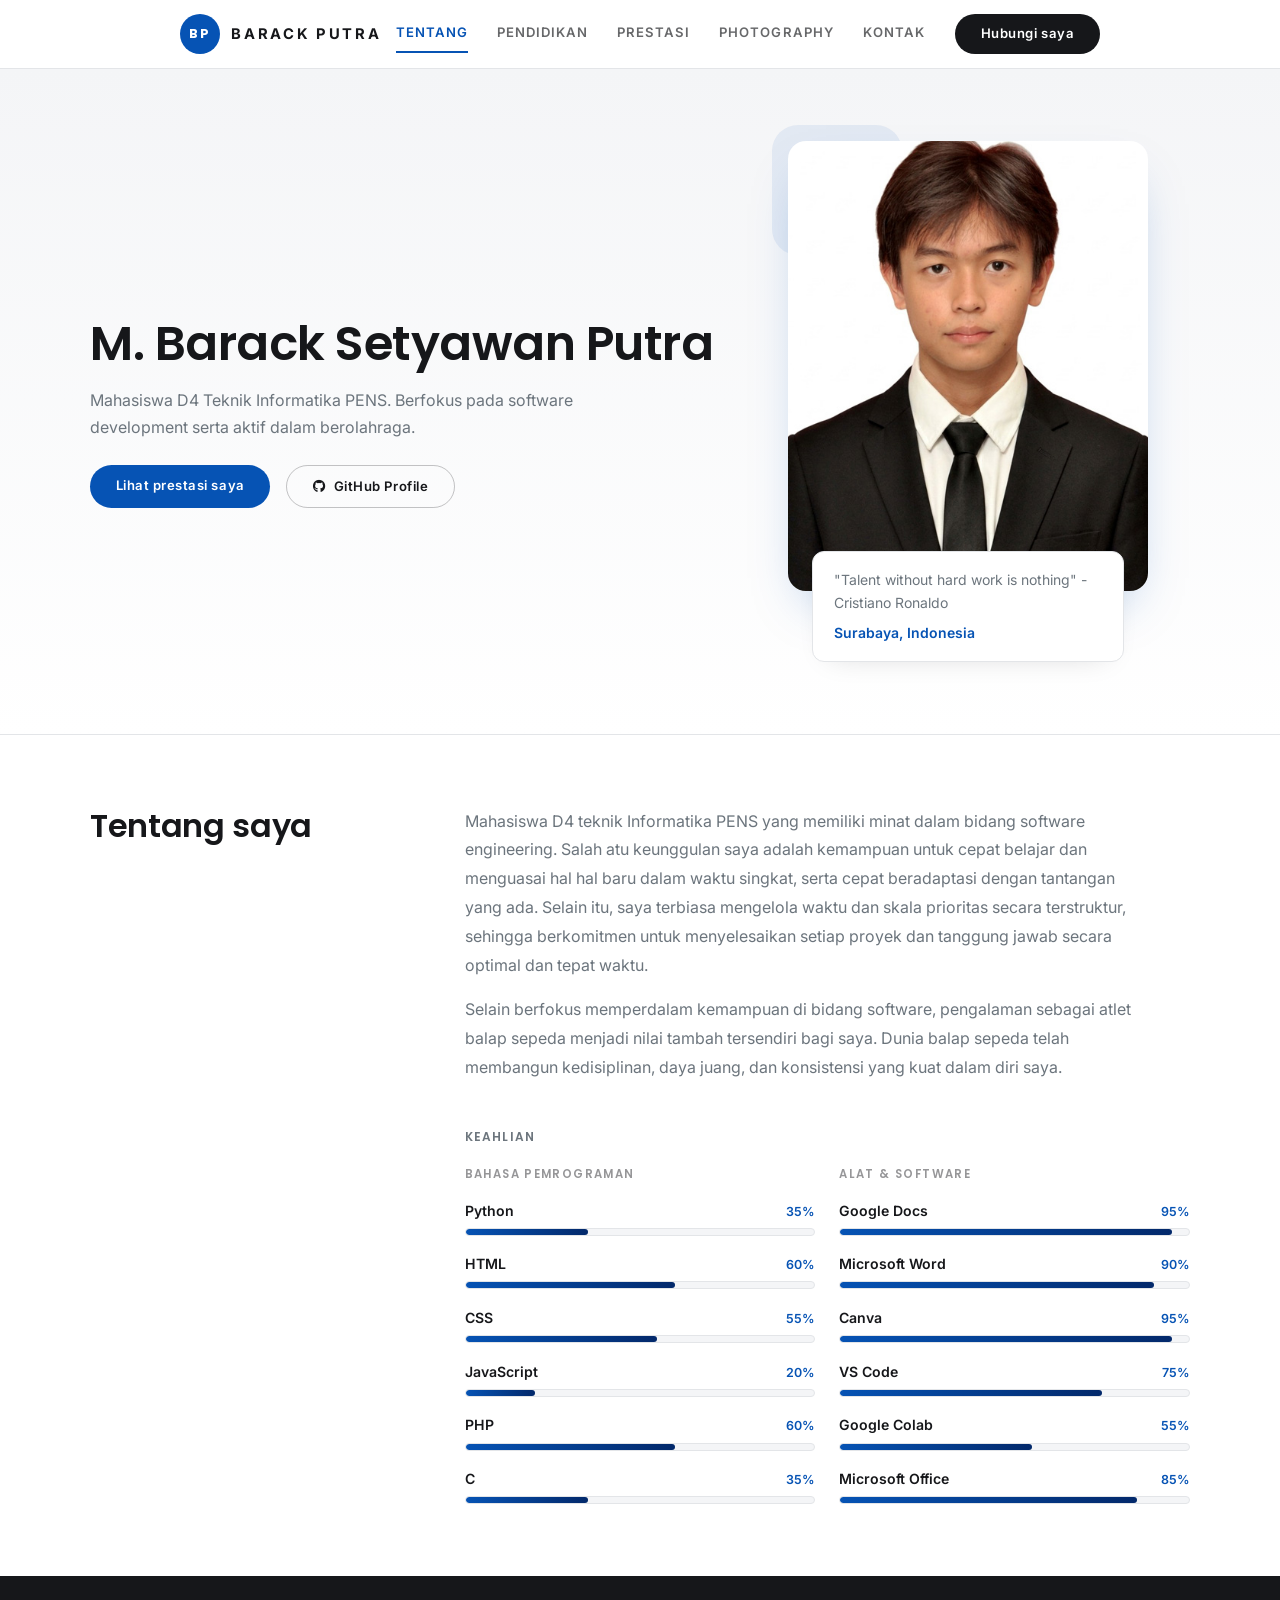
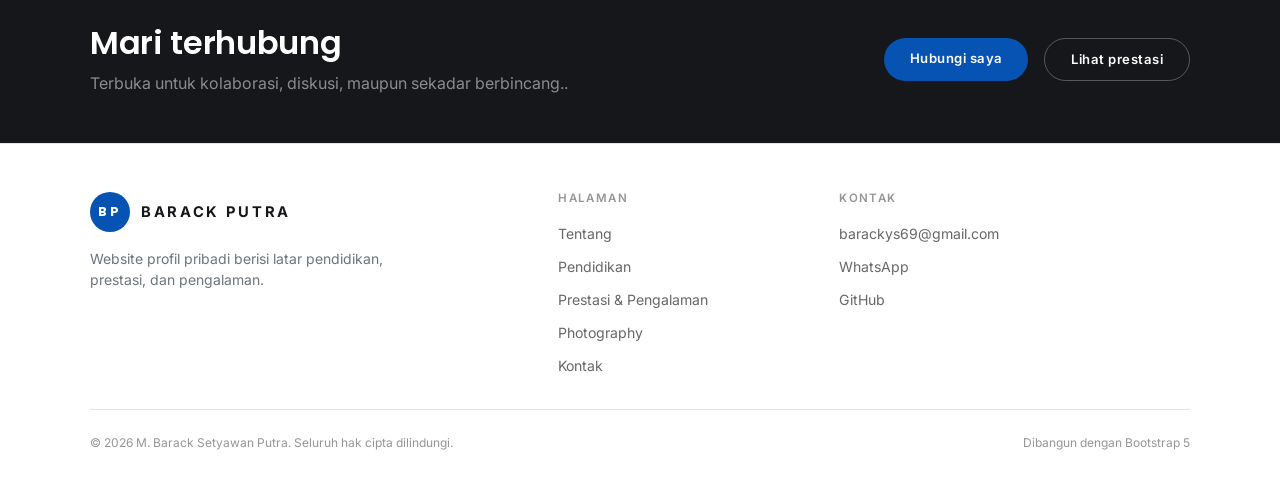
<file: index.html>
<!DOCTYPE html>
<html lang="id">
<head>
<meta charset="UTF-8">
<meta name="viewport" content="width=device-width, initial-scale=1.0">
<title>M. Barack Setyawan Putra — Portfolio</title>

<!-- Bootstrap 5 -->
<link href="https://cdn.jsdelivr.net/npm/bootstrap@5.3.3/dist/css/bootstrap.min.css" rel="stylesheet">
<!-- Font Awesome -->
<link rel="stylesheet" href="https://cdnjs.cloudflare.com/ajax/libs/font-awesome/6.4.0/css/all.min.css">
<!-- Google Fonts -->
<link rel="preconnect" href="https://fonts.googleapis.com">
<link rel="preconnect" href="https://fonts.gstatic.com" crossorigin>
<link href="https://fonts.googleapis.com/css2?family=Inter:wght@400;500;600;700&family=Poppins:wght@600;700&display=swap" rel="stylesheet">
<!-- CSS kustom -->
<link rel="stylesheet" href="css/style.css">
</head>
<body>

<!-- ================= NAVBAR ================= -->
<nav class="navbar navbar-expand-lg site-navbar sticky-top">
  <div class="container-custom d-flex align-items-center justify-content-between">

    <a class="site-brand" href="index.html">
      <span class="brand-badge">BP</span>
      <span class="d-none d-sm-inline">BARACK PUTRA</span>
    </a>

    <div class="d-none d-lg-flex align-items-center">
      <ul class="navbar-nav flex-row">
        <li class="nav-item"><a class="nav-link active" href="index.html">TENTANG</a></li>
        <li class="nav-item"><a class="nav-link" href="education.html">PENDIDIKAN</a></li>
        <li class="nav-item"><a class="nav-link" href="achievements.html">PRESTASI</a></li>
        <li class="nav-item"><a class="nav-link" href="gallery.html">PHOTOGRAPHY</a></li>
        <li class="nav-item"><a class="nav-link" href="contact.html">KONTAK</a></li>
      </ul>
      <a href="contact.html" class="btn-dark ms-3">Hubungi saya</a>
    </div>

    <button class="btn btn-outline d-lg-none" type="button" data-bs-toggle="offcanvas" data-bs-target="#navMobile" aria-controls="navMobile" aria-label="Buka menu">
      <i class="fas fa-bars"></i>
    </button>
  </div>
</nav>

<!-- Menu mobile -->
<div class="offcanvas offcanvas-end mobile-menu" tabindex="-1" id="navMobile">
  <div class="offcanvas-header">
    <span class="site-brand"><span class="brand-badge">BP</span> BARACK PUTRA</span>
    <button type="button" class="btn-close" data-bs-dismiss="offcanvas" aria-label="Tutup"></button>
  </div>
  <div class="offcanvas-body">
    <ul class="navbar-nav">
      <li class="nav-item"><a class="nav-link active" href="index.html">Tentang</a></li>
      <li class="nav-item"><a class="nav-link" href="education.html">Pendidikan</a></li>
      <li class="nav-item"><a class="nav-link" href="achievements.html">Prestasi &amp; Pengalaman</a></li>
      <li class="nav-item"><a class="nav-link" href="gallery.html">Photography</a></li>
      <li class="nav-item"><a class="nav-link" href="contact.html">Kontak</a></li>
    </ul>
    <a href="contact.html" class="btn-dark w-100 text-center mt-3 d-block">Hubungi saya</a>
  </div>
</div>

<main>

  <!-- ================= HERO ================= -->
  <section class="hero-section">
    <div class="container-custom section-py">
      <div class="row align-items-center gy-5">

        <div class="col-lg-7 order-2 order-lg-1">
          

          <h1 class="mt-4 display-5 fw-semibold" style="line-height:1.1;">
            M. Barack Setyawan Putra
          </h1>

          <p class="mt-3 text-secondary" style="max-width:34rem; line-height:1.7;">
            Mahasiswa D4 Teknik Informatika PENS. Berfokus pada software development serta aktif dalam berolahraga.
          </p>

          <div class="d-flex flex-wrap gap-3 mt-4">
            <a href="achievements.html" class="btn-accent">Lihat prestasi saya</a>
            <a href="https://github.com/barack-putra" target="_blank" rel="noopener noreferrer" class="btn-outline">
              <i class="fab fa-github me-1"></i> GitHub Profile
            </a>
          </div>

        </div>

        <div class="col-lg-5 order-1 order-lg-2">
          <div class="hero-photo-wrap mx-auto" style="max-width:360px;">
            <img src="img/profil.jpg" alt="Foto M. Barack Setyawan Putra" class="hero-photo">
            <div class="hero-quote">
              <p class="mb-2 small text-secondary" style="line-height:1.6;">
                "Talent without hard work is nothing" - Cristiano Ronaldo
              </p>
              <p class="mb-0 small fw-semibold text-blue">Surabaya, Indonesia</p>
            </div>
          </div>
        </div>

      </div>
    </div>
  </section>

  <!-- ================= TENTANG SAYA ================= -->
  <section class="container-custom section-py">
    <div class="row gy-5">

      <div class="col-lg-4">
        <h2 class="fs-2 fw-semibold">Tentang saya</h2>
      </div>

      <div class="col-lg-8">
        <p class="text-secondary" style="line-height:1.8; max-width:42rem;">
          Mahasiswa D4 teknik Informatika PENS yang memiliki minat dalam bidang software engineering. 
          Salah atu keunggulan saya adalah kemampuan untuk cepat belajar dan menguasai hal hal baru dalam waktu singkat, serta
          cepat beradaptasi dengan tantangan yang ada. Selain itu, saya terbiasa mengelola waktu dan skala prioritas
          secara terstruktur, sehingga berkomitmen untuk menyelesaikan setiap proyek dan tanggung jawab secara optimal dan tepat waktu.
        </p>
        <p class="text-secondary mt-3" style="line-height:1.8; max-width:42rem;">
          Selain berfokus memperdalam kemampuan di bidang software, pengalaman sebagai atlet balap sepeda 
          menjadi nilai tambah tersendiri bagi saya. Dunia balap sepeda telah membangun kedisiplinan, daya juang, dan konsistensi yang kuat dalam diri saya.  
        </p>

        <div class="mt-5">
  <h3 class="text-uppercase fs-6 fw-semibold text-secondary mb-4" style="letter-spacing:.1em; font-size:.75rem !important;">Keahlian</h3>

  <div class="row g-4">

    <!-- Bahasa Pemrograman -->
    <div class="col-md-6">
      <div class="skill-group">
        <h4>Bahasa Pemrograman</h4>

        <div class="skill-item">
          <div class="skill-item-head"><span class="skill-name">Python</span><span class="skill-pct">35%</span></div>
          <div class="skill-bar-track"><div class="skill-bar-fill" style="width:35%;"></div></div>
        </div>

        <div class="skill-item">
          <div class="skill-item-head"><span class="skill-name">HTML</span><span class="skill-pct">60%</span></div>
          <div class="skill-bar-track"><div class="skill-bar-fill" style="width:60%;"></div></div>
        </div>

        <div class="skill-item">
          <div class="skill-item-head"><span class="skill-name">CSS</span><span class="skill-pct">55%</span></div>
          <div class="skill-bar-track"><div class="skill-bar-fill" style="width:55%;"></div></div>
        </div>

        <div class="skill-item">
          <div class="skill-item-head"><span class="skill-name">JavaScript</span><span class="skill-pct">20%</span></div>
          <div class="skill-bar-track"><div class="skill-bar-fill" style="width:20%;"></div></div>
        </div>

        <div class="skill-item">
          <div class="skill-item-head"><span class="skill-name">PHP</span><span class="skill-pct">60%</span></div>
          <div class="skill-bar-track"><div class="skill-bar-fill" style="width:60%;"></div></div>
        </div>

        <div class="skill-item">
          <div class="skill-item-head"><span class="skill-name">C</span><span class="skill-pct">35%</span></div>
          <div class="skill-bar-track"><div class="skill-bar-fill" style="width:35%;"></div></div>
        </div>
      </div>
    </div>

    <!-- Alat & Software -->
    <div class="col-md-6">
      <div class="skill-group">
        <h4>Alat &amp; Software</h4>

        <div class="skill-item">
          <div class="skill-item-head"><span class="skill-name">Google Docs</span><span class="skill-pct">95%</span></div>
          <div class="skill-bar-track"><div class="skill-bar-fill" style="width:95%;"></div></div>
        </div>

        <div class="skill-item">
          <div class="skill-item-head"><span class="skill-name">Microsoft Word</span><span class="skill-pct">90%</span></div>
          <div class="skill-bar-track"><div class="skill-bar-fill" style="width:90%;"></div></div>
        </div>

        <div class="skill-item">
          <div class="skill-item-head"><span class="skill-name">Canva</span><span class="skill-pct">95%</span></div>
          <div class="skill-bar-track"><div class="skill-bar-fill" style="width:95%;"></div></div>
        </div>

        <div class="skill-item">
          <div class="skill-item-head"><span class="skill-name">VS Code</span><span class="skill-pct">75%</span></div>
          <div class="skill-bar-track"><div class="skill-bar-fill" style="width:75%;"></div></div>
        </div>

        <div class="skill-item">
          <div class="skill-item-head"><span class="skill-name">Google Colab</span><span class="skill-pct">55%</span></div>
          <div class="skill-bar-track"><div class="skill-bar-fill" style="width:55%;"></div></div>
        </div>

        <div class="skill-item">
          <div class="skill-item-head"><span class="skill-name">Microsoft Office</span><span class="skill-pct">85%</span></div>
          <div class="skill-bar-track"><div class="skill-bar-fill" style="width:85%;"></div></div>
        </div>
      </div>
    </div>

  </div>
</div>

    </div>
  </section>

  <!-- ================= CTA ================= -->
  <section class="cta-dark">
    <div class="container-custom section-py py-5">
      <div class="row align-items-center gy-4">
        <div class="col-lg-8">
          <h2 class="fs-2 fw-semibold text-white mb-2">Mari terhubung</h2>
          <p class="text-white-50 mb-0" style="max-width:34rem;">
            Terbuka untuk kolaborasi, diskusi, maupun sekadar berbincang..
        </div>
        <div class="col-lg-4 d-flex flex-wrap gap-3 justify-content-lg-end">
          <a href="contact.html" class="btn-accent">Hubungi saya</a>
          <a href="achievements.html" class="btn-outline">Lihat prestasi</a>
        </div>
      </div>
    </div>
  </section>

</main>

<!-- ================= FOOTER ================= -->
<footer class="site-footer">
  <div class="container-custom py-5">
    <div class="row gy-4">

      <div class="col-md-5">
        <div class="site-brand mb-3">
          <span class="brand-badge">BP</span>
          <span>BARACK PUTRA</span>
        </div>
        <p class="text-secondary small" style="max-width:22rem;">
          Website profil pribadi berisi latar pendidikan, prestasi, dan
          pengalaman.
        </p>
      </div>

      <div class="col-6 col-md-3">
        <h6>HALAMAN</h6>
        <ul class="mt-3">
          <li><a href="index.html">Tentang</a></li>
          <li><a href="education.html">Pendidikan</a></li>
          <li><a href="achievements.html">Prestasi &amp; Pengalaman</a></li>
          <li><a href="gallery.html">Photography</a></li>
          <li><a href="contact.html">Kontak</a></li>
        </ul>
      </div>

      <div class="col-6 col-md-4">
        <h6>KONTAK</h6>
        <ul class="mt-3">
          <li><a href="mailto:barackys69@gmail.com">barackys69@gmail.com</a></li>
          <li><a href="https://wa.me/628111367047" target="_blank" rel="noopener noreferrer">WhatsApp</a></li>
          <li><a href="https://github.com/barack-putra" target="_blank" rel="noopener noreferrer">GitHub</a></li>
        </ul>
      </div>

    </div>

    <div class="footer-bottom d-flex flex-column flex-sm-row justify-content-between gap-2 pt-4 mt-4">
      <span>© 2026 M. Barack Setyawan Putra. Seluruh hak cipta dilindungi.</span>
      <span>Dibangun dengan Bootstrap 5</span>
    </div>
  </div>
</footer>

<script src="https://cdn.jsdelivr.net/npm/bootstrap@5.3.3/dist/js/bootstrap.bundle.min.js"></script>
</body>
</html>
</file>
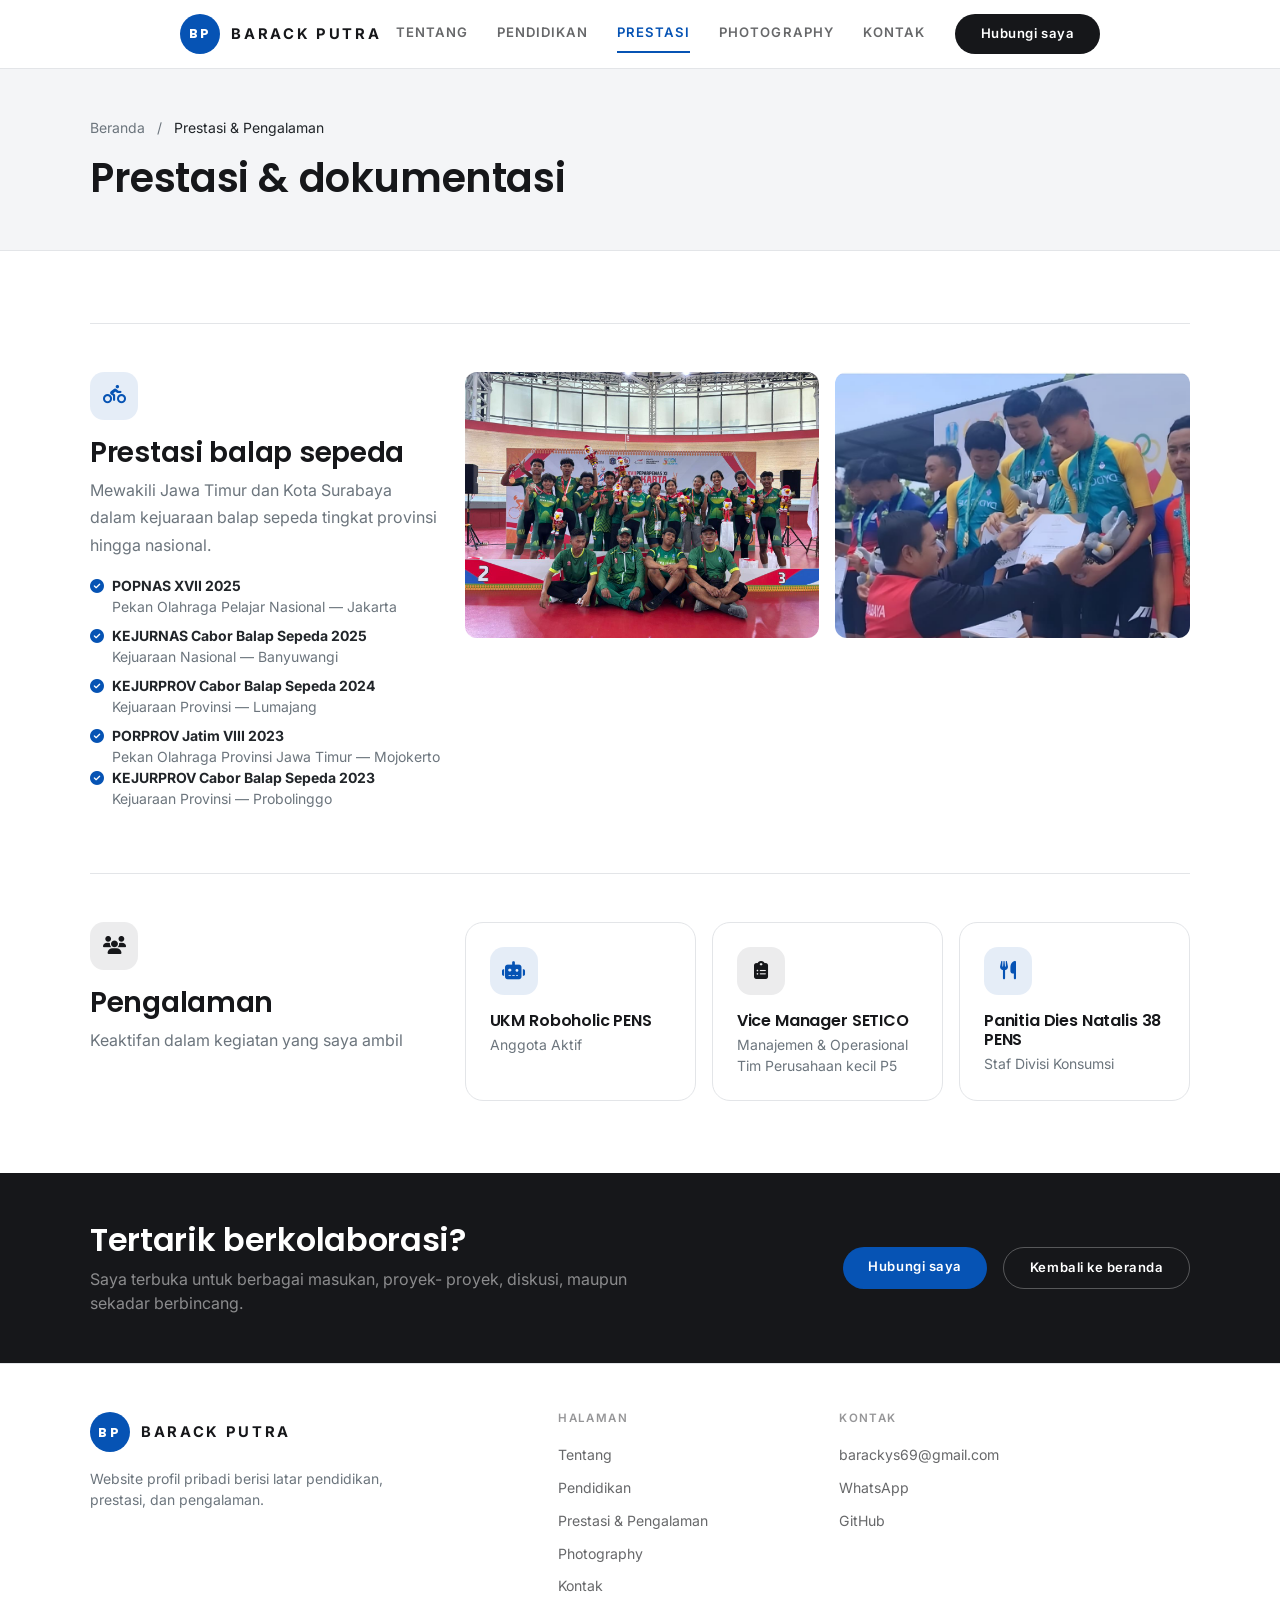
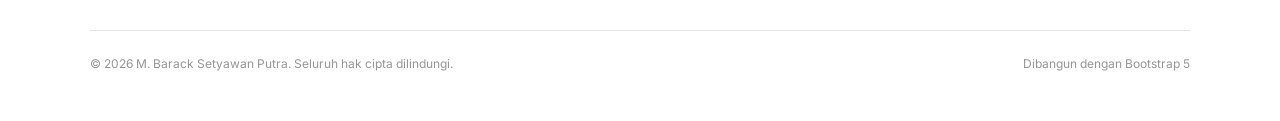
<file: achievements.html>
<!DOCTYPE html>
<html lang="id">
<head>
<meta charset="UTF-8">
<meta name="viewport" content="width=device-width, initial-scale=1.0">
<title>Prestasi &amp; Pengalaman — M. Barack Setyawan Putra</title>

<link href="https://cdn.jsdelivr.net/npm/bootstrap@5.3.3/dist/css/bootstrap.min.css" rel="stylesheet">
<link rel="stylesheet" href="https://cdnjs.cloudflare.com/ajax/libs/font-awesome/6.4.0/css/all.min.css">
<link rel="preconnect" href="https://fonts.googleapis.com">
<link rel="preconnect" href="https://fonts.gstatic.com" crossorigin>
<link href="https://fonts.googleapis.com/css2?family=Inter:wght@400;500;600;700&family=Poppins:wght@600;700&display=swap" rel="stylesheet">
<link rel="stylesheet" href="css/style.css">
</head>
<body>

<!-- ================= NAVBAR ================= -->
<nav class="navbar navbar-expand-lg site-navbar sticky-top">
  <div class="container-custom d-flex align-items-center justify-content-between">

    <a class="site-brand" href="index.html">
      <span class="brand-badge">BP</span>
      <span class="d-none d-sm-inline">BARACK PUTRA</span>
    </a>

    <div class="d-none d-lg-flex align-items-center">
      <ul class="navbar-nav flex-row">
        <li class="nav-item"><a class="nav-link" href="index.html">TENTANG</a></li>
        <li class="nav-item"><a class="nav-link" href="education.html">PENDIDIKAN</a></li>
        <li class="nav-item"><a class="nav-link active" href="achievements.html">PRESTASI</a></li>
        <li class="nav-item"><a class="nav-link" href="gallery.html">PHOTOGRAPHY</a></li>
        <li class="nav-item"><a class="nav-link" href="contact.html">KONTAK</a></li>
      </ul>
      <a href="contact.html" class="btn-dark ms-3">Hubungi saya</a>
    </div>

    <button class="btn btn-outline d-lg-none" type="button" data-bs-toggle="offcanvas" data-bs-target="#navMobile" aria-controls="navMobile" aria-label="Buka menu">
      <i class="fas fa-bars"></i>
    </button>
  </div>
</nav>

<div class="offcanvas offcanvas-end mobile-menu" tabindex="-1" id="navMobile">
  <div class="offcanvas-header">
    <span class="site-brand"><span class="brand-badge">BP</span> BARACK PUTRA</span>
    <button type="button" class="btn-close" data-bs-dismiss="offcanvas" aria-label="Tutup"></button>
  </div>
  <div class="offcanvas-body">
    <ul class="navbar-nav">
      <li class="nav-item"><a class="nav-link" href="index.html">Tentang</a></li>
      <li class="nav-item"><a class="nav-link" href="education.html">Pendidikan</a></li>
      <li class="nav-item"><a class="nav-link active" href="achievements.html">Prestasi &amp; Pengalaman</a></li>
      <li class="nav-item"><a class="nav-link" href="gallery.html">Photography</a></li>
      <li class="nav-item"><a class="nav-link" href="contact.html">Kontak</a></li>
    </ul>
    <a href="contact.html" class="btn-dark w-100 text-center mt-3 d-block">Hubungi saya</a>
  </div>
</div>

<main>

  <!-- ================= HEADER HALAMAN ================= -->
  <section class="bg-smoke border-bottom" style="border-color:var(--line) !important;">
    <div class="container-custom section-py py-5">
      <nav class="small text-secondary mb-3">
        <a href="index.html" class="text-secondary">Beranda</a>
        <span class="mx-2">/</span>
        <span class="text-dark">Prestasi &amp; Pengalaman</span>
      </nav>
      <h1 class="display-6 fw-semibold" style="max-width:38rem;">Prestasi &amp; dokumentasi</h1>
    </div>
  </section>

  <!-- ================= PRESTASI ================= -->
  <section class="container-custom section-py">
    <div class="d-flex flex-column gap-5">

      <!-- Prestasi Balap Sepeda -->
      <article class="border-top pt-5" style="border-color:var(--line) !important;">
        <div class="row gy-4">

          <div class="col-lg-4">
            <div class="icon-badge mb-3"><i class="fas fa-person-biking"></i></div>
            <h2 class="fs-3 fw-semibold mt-3">Prestasi balap sepeda</h2>
            <p class="text-secondary mt-2" style="line-height:1.7;">
              Mewakili Jawa Timur dan Kota Surabaya dalam kejuaraan balap sepeda tingkat
              provinsi hingga nasional.
            </p>
            <ul class="list-unstyled mt-3 small">
              <li class="d-flex gap-2 mb-2">
                <i class="fas fa-check-circle text-blue mt-1"></i>
                <span><strong class="text-dark d-block">POPNAS XVII 2025</strong>
                <span class="text-secondary">Pekan Olahraga Pelajar Nasional — Jakarta</span></span>
              </li>
              <li class="d-flex gap-2 mb-2">
                <i class="fas fa-check-circle text-blue mt-1"></i>
                <span><strong class="text-dark d-block">KEJURNAS Cabor Balap Sepeda 2025</strong>
                <span class="text-secondary">Kejuaraan Nasional — Banyuwangi</span></span>
              </li>
              <li class="d-flex gap-2 mb-2">
                <i class="fas fa-check-circle text-blue mt-1"></i>
                <span><strong class="text-dark d-block">KEJURPROV Cabor Balap Sepeda 2024</strong>
                <span class="text-secondary">Kejuaraan Provinsi — Lumajang</span></span>
              </li>
              <li class="d-flex gap-2">
                <i class="fas fa-check-circle text-blue mt-1"></i>
                <span><strong class="text-dark d-block">PORPROV Jatim VIII  2023</strong>
                <span class="text-secondary">Pekan Olahraga Provinsi Jawa Timur — Mojokerto</span></span>
              </li>
              <li class="d-flex gap-2">
                <i class="fas fa-check-circle text-blue mt-1"></i>
                <span><strong class="text-dark d-block">KEJURPROV Cabor Balap Sepeda 2023</strong>
                <span class="text-secondary">Kejuaraan Provinsi — Probolinggo</span></span>
              </li>
            </ul>
          </div>

          <div class="col-lg-8">
            <div class="row g-3">
              <div class="col-12 col-sm-6">
                <figure class="photo-card m-0" style="aspect-ratio:4/3;">
                  <img src="img/popnas.jpg" alt="Tim balap sepeda Jawa Timur di POPNAS XVII 2025" loading="lazy">
                  <figcaption>Tim Jawa Timur, POPNAS XVII 2025 — Jakarta</figcaption>
                </figure>
              </div>
              <div class="col-12 col-sm-6">
                <figure class="photo-card m-0" style="aspect-ratio:4/3;">
                  <img src="img/porprov-1.jpg" alt="Tim balap sepeda Jawa Timur di PORPROV VIII Jatim 2023" loading="lazy">
                  <figcaption>Tim Jawa Timur, PORPROV VIII Jatim 2023 — Mojokerto</figcaption>
                </figure>
              </div>
             
          
            </div>
          </div>

        </div>
      </article>

      <!-- Pengalaman -->
      <article class="border-top pt-5" style="border-color:var(--line) !important;">
        <div class="row gy-4">

          <div class="col-lg-4">
            <div class="icon-badge dark mb-3"><i class="fas fa-users"></i></div>
            <h2 class="fs-3 fw-semibold mt-3">Pengalaman</h2>
            <p class="text-secondary mt-2" style="line-height:1.7;">
              Keaktifan dalam kegiatan yang saya ambil
            </p>
          </div>

          <div class="col-lg-8">
            <div class="row g-3">

              <div class="col-md-4">
                <div class="info-card h-100 p-4">
                  <div class="icon-badge"><i class="fas fa-robot"></i></div>
                  <h3 class="fs-6 fw-semibold mt-3 mb-1">UKM Roboholic PENS</h3>
                  <p class="small text-secondary mb-0">Anggota Aktif</p>
                </div>
              </div>

              <div class="col-md-4">
                <div class="info-card h-100 p-4">
                  <div class="icon-badge dark"><i class="fas fa-clipboard-list"></i></div>
                  <h3 class="fs-6 fw-semibold mt-3 mb-1">Vice Manager SETICO</h3>
                  <p class="small text-secondary mb-0">Manajemen &amp; Operasional Tim Perusahaan kecil P5</p>
                </div>
              </div>

              <div class="col-md-4">
                <div class="info-card h-100 p-4">
                  <div class="icon-badge"><i class="fas fa-utensils"></i></div>
                  <h3 class="fs-6 fw-semibold mt-3 mb-1">Panitia Dies Natalis 38 PENS</h3>
                  <p class="small text-secondary mb-0">Staf Divisi Konsumsi</p>
                </div>
              </div>

            </div>
          </div>

        </div>
      </article>

    </div>
  </section>

  <!-- ================= CTA ================= -->
  <section class="cta-dark">
    <div class="container-custom section-py py-5">
      <div class="row align-items-center gy-4">
        <div class="col-lg-8">
          <h2 class="fs-2 fw-semibold text-white mb-2">Tertarik berkolaborasi?</h2>
          <p class="text-white-50 mb-0" style="max-width:34rem;">
            Saya terbuka untuk berbagai masukan, proyek- proyek, diskusi, maupun sekadar berbincang.
        </div>
        <div class="col-lg-4 d-flex flex-wrap gap-3 justify-content-lg-end">
          <a href="contact.html" class="btn-accent">Hubungi saya</a>
          <a href="index.html" class="btn-outline">Kembali ke beranda</a>
        </div>
      </div>
    </div>
  </section>

</main>

<!-- ================= FOOTER ================= -->
<footer class="site-footer">
  <div class="container-custom py-5">
    <div class="row gy-4">

      <div class="col-md-5">
        <div class="site-brand mb-3">
          <span class="brand-badge">BP</span>
          <span>BARACK PUTRA</span>
        </div>
        <p class="text-secondary small" style="max-width:22rem;">
          Website profil pribadi berisi latar pendidikan, prestasi, dan
          pengalaman.
        </p>
      </div>

      <div class="col-6 col-md-3">
        <h6>HALAMAN</h6>
        <ul class="mt-3">
          <li><a href="index.html">Tentang</a></li>
          <li><a href="education.html">Pendidikan</a></li>
          <li><a href="achievements.html">Prestasi &amp; Pengalaman</a></li>
          <li><a href="gallery.html">Photography</a></li>
          <li><a href="contact.html">Kontak</a></li>
        </ul>
      </div>

      <div class="col-6 col-md-4">
        <h6>KONTAK</h6>
        <ul class="mt-3">
          <li><a href="mailto:barackys69@gmail.com">barackys69@gmail.com</a></li>
          <li><a href="https://wa.me/628111367047" target="_blank" rel="noopener noreferrer">WhatsApp</a></li>
          <li><a href="https://github.com/barack-putra" target="_blank" rel="noopener noreferrer">GitHub</a></li>
        </ul>
      </div>

    </div>

    <div class="footer-bottom d-flex flex-column flex-sm-row justify-content-between gap-2 pt-4 mt-4">
      <span>© 2026 M. Barack Setyawan Putra. Seluruh hak cipta dilindungi.</span>
      <span>Dibangun dengan Bootstrap 5</span>
    </div>
  </div>
</footer>

<script src="https://cdn.jsdelivr.net/npm/bootstrap@5.3.3/dist/js/bootstrap.bundle.min.js"></script>
</body>
</html>
</file>
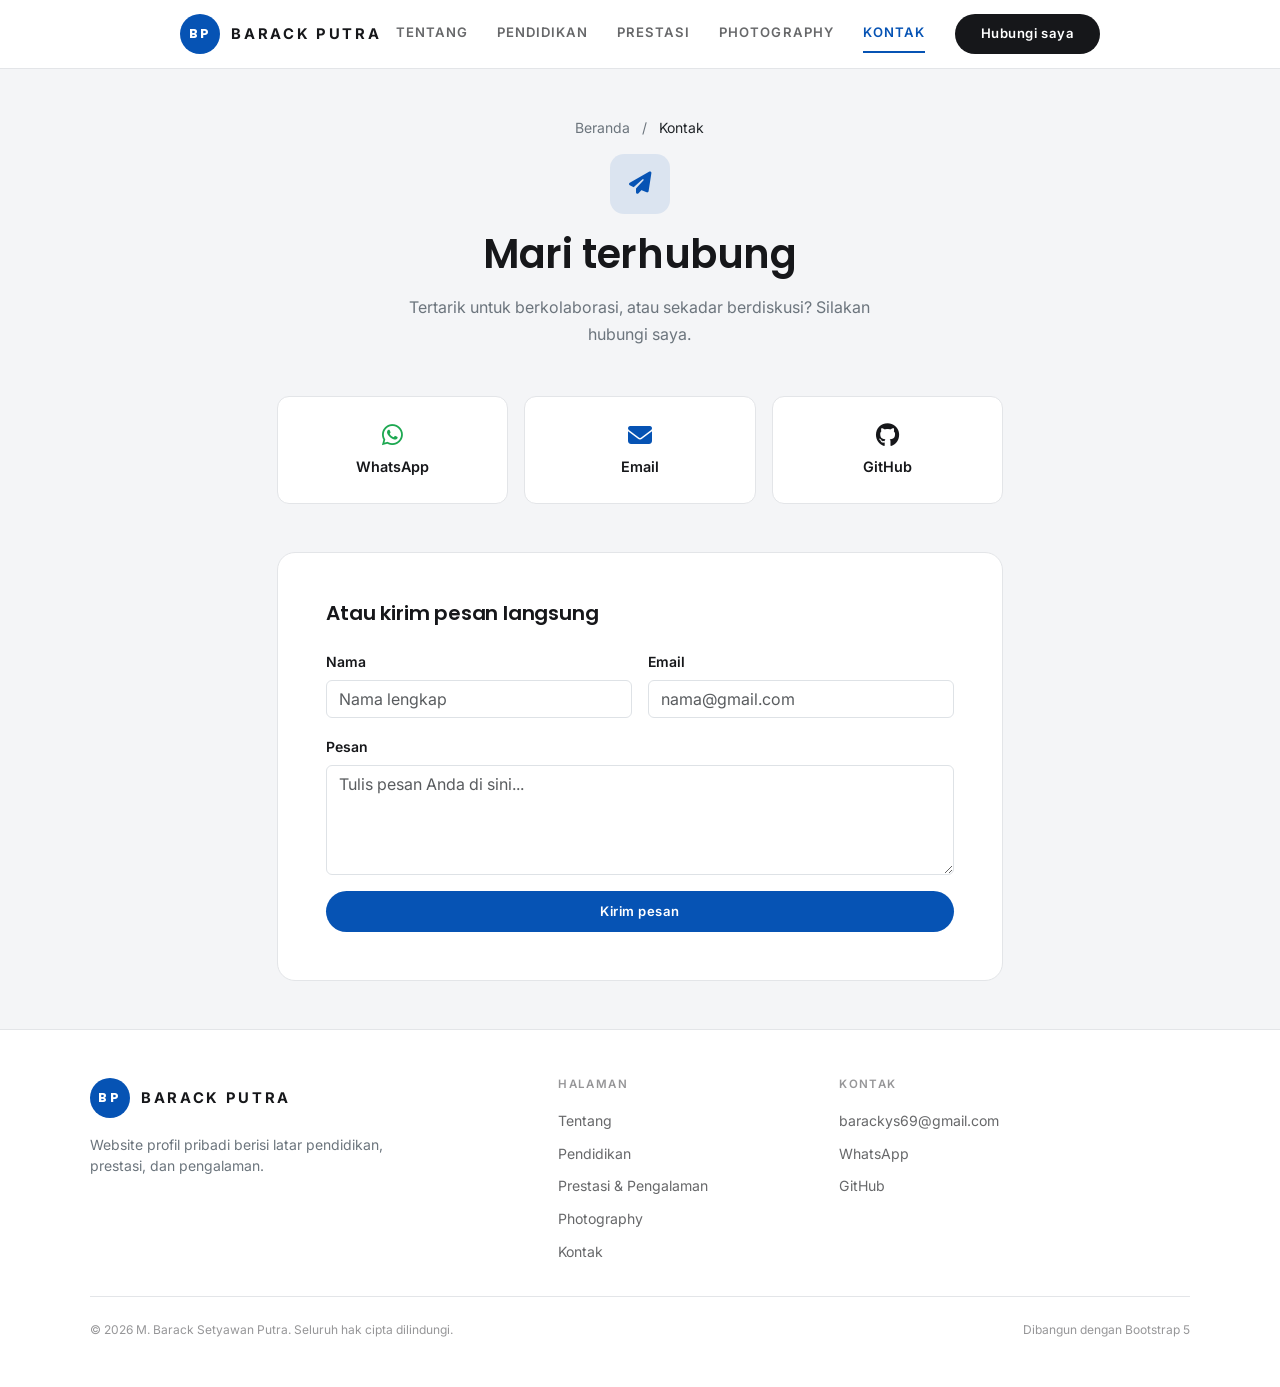
<file: contact.html>
<!DOCTYPE html>
<html lang="id">
<head>
<meta charset="UTF-8">
<meta name="viewport" content="width=device-width, initial-scale=1.0">
<title>Kontak — M. Barack Setyawan Putra</title>

<link href="https://cdn.jsdelivr.net/npm/bootstrap@5.3.3/dist/css/bootstrap.min.css" rel="stylesheet">
<link rel="stylesheet" href="https://cdnjs.cloudflare.com/ajax/libs/font-awesome/6.4.0/css/all.min.css">
<link rel="preconnect" href="https://fonts.googleapis.com">
<link rel="preconnect" href="https://fonts.gstatic.com" crossorigin>
<link href="https://fonts.googleapis.com/css2?family=Inter:wght@400;500;600;700&family=Poppins:wght@600;700&display=swap" rel="stylesheet">
<link rel="stylesheet" href="css/style.css">
</head>
<body>

<!-- ================= NAVBAR ================= -->
<nav class="navbar navbar-expand-lg site-navbar sticky-top">
  <div class="container-custom d-flex align-items-center justify-content-between">

    <a class="site-brand" href="index.html">
      <span class="brand-badge">BP</span>
      <span class="d-none d-sm-inline">BARACK PUTRA</span>
    </a>

    <div class="d-none d-lg-flex align-items-center">
      <ul class="navbar-nav flex-row">
        <li class="nav-item"><a class="nav-link" href="index.html">TENTANG</a></li>
        <li class="nav-item"><a class="nav-link" href="education.html">PENDIDIKAN</a></li>
        <li class="nav-item"><a class="nav-link" href="achievements.html">PRESTASI</a></li>
        <li class="nav-item"><a class="nav-link" href="gallery.html">PHOTOGRAPHY</a></li>
        <li class="nav-item"><a class="nav-link active" href="contact.html">KONTAK</a></li>
      </ul>
      <a href="contact.html" class="btn-dark ms-3">Hubungi saya</a>
    </div>

    <button class="btn btn-outline d-lg-none" type="button" data-bs-toggle="offcanvas" data-bs-target="#navMobile" aria-controls="navMobile" aria-label="Buka menu">
      <i class="fas fa-bars"></i>
    </button>
  </div>
</nav>

<div class="offcanvas offcanvas-end mobile-menu" tabindex="-1" id="navMobile">
  <div class="offcanvas-header">
    <span class="site-brand"><span class="brand-badge">BP</span> BARACK PUTRA</span>
    <button type="button" class="btn-close" data-bs-dismiss="offcanvas" aria-label="Tutup"></button>
  </div>
  <div class="offcanvas-body">
    <ul class="navbar-nav">
      <li class="nav-item"><a class="nav-link" href="index.html">Tentang</a></li>
      <li class="nav-item"><a class="nav-link" href="education.html">Pendidikan</a></li>
      <li class="nav-item"><a class="nav-link" href="achievements.html">Prestasi &amp; Pengalaman</a></li>
      <li class="nav-item"><a class="nav-link" href="gallery.html">Photography</a></li>
      <li class="nav-item"><a class="nav-link active" href="contact.html">Kontak</a></li>
    </ul>
    <a href="contact.html" class="btn-dark w-100 text-center mt-3 d-block">Hubungi saya</a>
  </div>
</div>

<main>

  <!-- ================= HEADER + FORM ================= -->
  <section class="bg-smoke">
    <div class="container-custom section-py py-5">
      <div class="row justify-content-center">
        <div class="col-lg-8">

          <nav class="small text-secondary mb-3 text-center">
            <a href="index.html" class="text-secondary">Beranda</a>
            <span class="mx-2">/</span>
            <span class="text-dark">Kontak</span>
          </nav>

          <div class="text-center mb-5">
            <div class="icon-badge mx-auto mb-3" style="width:60px; height:60px; font-size:1.4rem;">
              <i class="fas fa-paper-plane"></i>
            </div>
            <h1 class="display-6 fw-semibold">Mari terhubung</h1>
            <p class="text-secondary mt-3 mx-auto" style="max-width:32rem; line-height:1.7;">
              Tertarik untuk berkolaborasi, atau sekadar berdiskusi? Silakan hubungi saya.
            </p>
          </div>

          <div class="row g-3 justify-content-center mb-5">
            <div class="col-6 col-sm-4">
              <a href="https://wa.me/628111367047" target="_blank" rel="noopener noreferrer" class="contact-tile whatsapp">
                <i class="fab fa-whatsapp"></i>
                <span>WhatsApp</span>
              </a>
            </div>
            <div class="col-6 col-sm-4">
              <a href="mailto:barackys69@gmail.com" class="contact-tile email">
                <i class="fas fa-envelope"></i>
                <span>Email</span>
              </a>
            </div>
            <div class="col-6 col-sm-4">
              <a href="https://github.com/barack-putra" target="_blank" rel="noopener noreferrer" class="contact-tile github">
                <i class="fab fa-github"></i>
                <span>GitHub</span>
              </a>
            </div>
          </div>

          <!-- Form kontak -->
          <div class="info-card p-4 p-sm-5">
            <h2 class="fs-5 fw-semibold mb-4">Atau kirim pesan langsung</h2>
            <form>
              <div class="row g-3">
                <div class="col-sm-6">
                  <label for="nama" class="form-label small fw-semibold">Nama</label>
                  <input type="text" class="form-control" id="nama" placeholder="Nama lengkap">
                </div>
                <div class="col-sm-6">
                  <label for="email" class="form-label small fw-semibold">Email</label>
                  <input type="email" class="form-control" id="email" placeholder="nama@gmail.com">
                </div>
                <div class="col-12">
                  <label for="pesan" class="form-label small fw-semibold">Pesan</label>
                  <textarea class="form-control" id="pesan" rows="4" placeholder="Tulis pesan Anda di sini..."></textarea>
                </div>
                <div class="col-12">
                  <button type="submit" class="btn-accent w-100 w-sm-auto border-0">Kirim pesan</button>
                </div>
              </div>
            </form>
          </div>

        </div>
      </div>
    </div>
  </section>

</main>

<!-- ================= FOOTER ================= -->
<footer class="site-footer">
  <div class="container-custom py-5">
    <div class="row gy-4">

      <div class="col-md-5">
        <div class="site-brand mb-3">
          <span class="brand-badge">BP</span>
          <span>BARACK PUTRA</span>
        </div>
        <p class="text-secondary small" style="max-width:22rem;">
          Website profil pribadi berisi latar pendidikan, prestasi, dan
          pengalaman.
        </p>
      </div>

      <div class="col-6 col-md-3">
        <h6>HALAMAN</h6>
        <ul class="mt-3">
          <li><a href="index.html">Tentang</a></li>
          <li><a href="education.html">Pendidikan</a></li>
          <li><a href="achievements.html">Prestasi &amp; Pengalaman</a></li>
          <li><a href="gallery.html">Photography</a></li>
          <li><a href="contact.html">Kontak</a></li>
        </ul>
      </div>

      <div class="col-6 col-md-4">
        <h6>KONTAK</h6>
        <ul class="mt-3">
          <li><a href="mailto:barackys69@gmail.com">barackys69@gmail.com</a></li>
          <li><a href="https://wa.me/628111367047" target="_blank" rel="noopener noreferrer">WhatsApp</a></li>
          <li><a href="https://github.com/barack-putra" target="_blank" rel="noopener noreferrer">GitHub</a></li>
        </ul>
      </div>

    </div>

    <div class="footer-bottom d-flex flex-column flex-sm-row justify-content-between gap-2 pt-4 mt-4">
      <span>© 2026 M. Barack Setyawan Putra. Seluruh hak cipta dilindungi.</span>
      <span>Dibangun dengan Bootstrap 5</span>
    </div>
  </div>
</footer>

<script src="https://cdn.jsdelivr.net/npm/bootstrap@5.3.3/dist/js/bootstrap.bundle.min.js"></script>
</body>
</html>
</file>
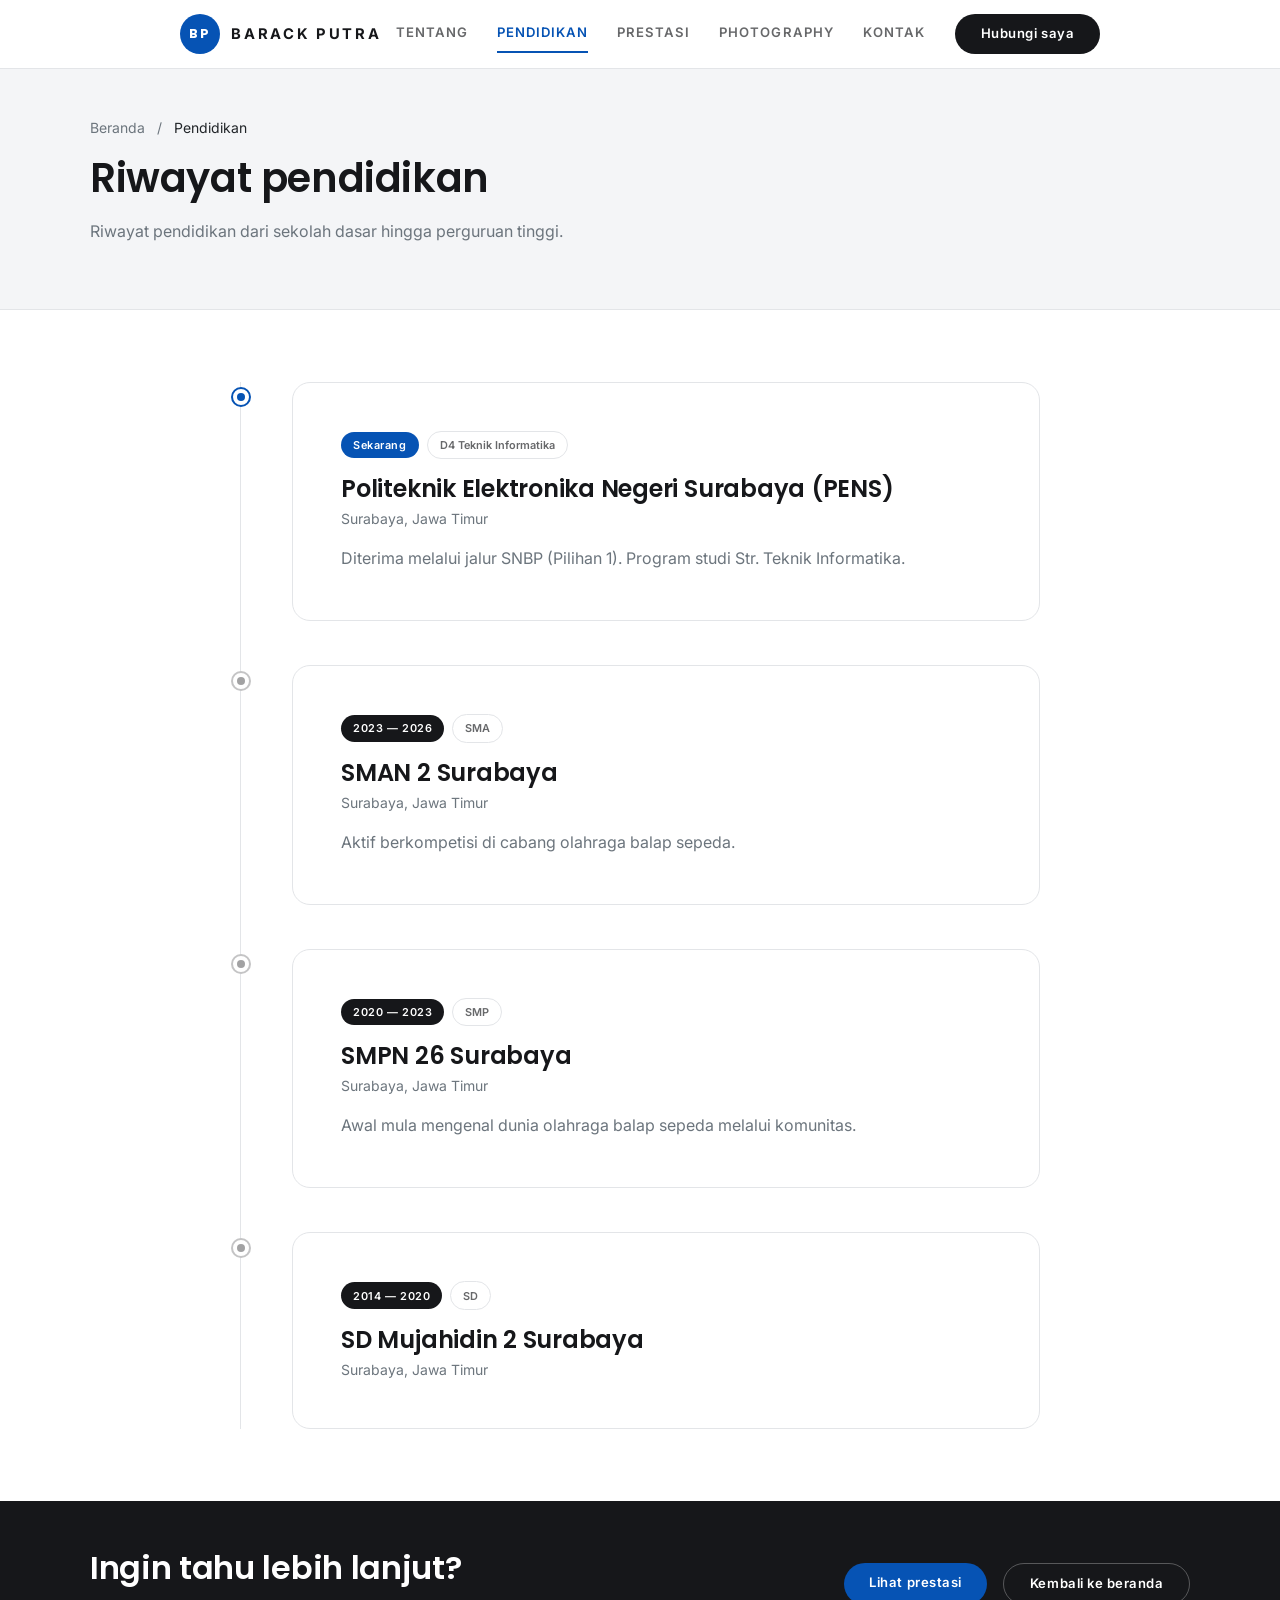
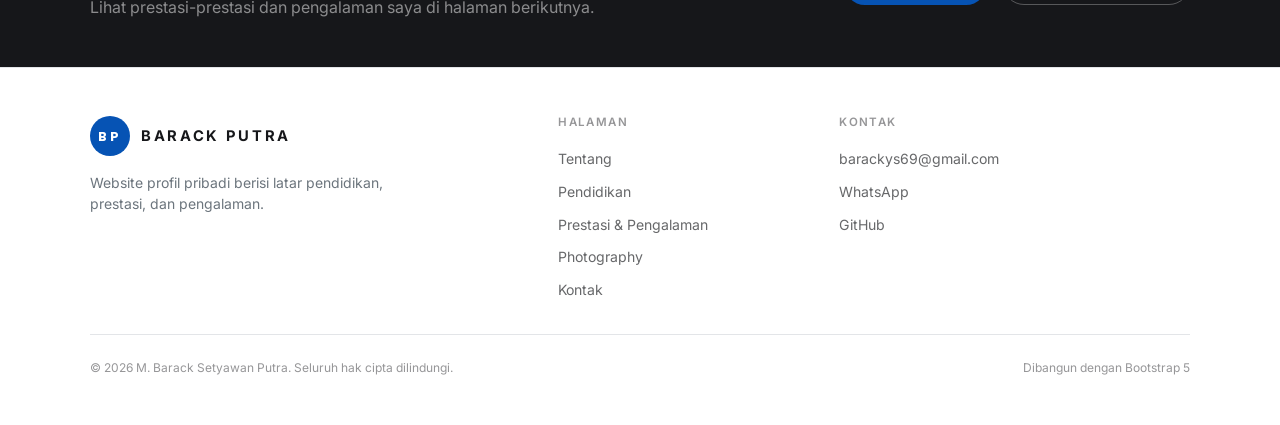
<file: education.html>
<!DOCTYPE html>
<html lang="id">
<head>
<meta charset="UTF-8">
<meta name="viewport" content="width=device-width, initial-scale=1.0">
<title>Pendidikan — M. Barack Setyawan Putra</title>

<link href="https://cdn.jsdelivr.net/npm/bootstrap@5.3.3/dist/css/bootstrap.min.css" rel="stylesheet">
<link rel="stylesheet" href="https://cdnjs.cloudflare.com/ajax/libs/font-awesome/6.4.0/css/all.min.css">
<link rel="preconnect" href="https://fonts.googleapis.com">
<link rel="preconnect" href="https://fonts.gstatic.com" crossorigin>
<link href="https://fonts.googleapis.com/css2?family=Inter:wght@400;500;600;700&family=Poppins:wght@600;700&display=swap" rel="stylesheet">
<link rel="stylesheet" href="css/style.css">
</head>
<body>

<!-- ================= NAVBAR ================= -->
<nav class="navbar navbar-expand-lg site-navbar sticky-top">
  <div class="container-custom d-flex align-items-center justify-content-between">

    <a class="site-brand" href="index.html">
      <span class="brand-badge">BP</span>
      <span class="d-none d-sm-inline">BARACK PUTRA</span>
    </a>

    <div class="d-none d-lg-flex align-items-center">
      <ul class="navbar-nav flex-row">
        <li class="nav-item"><a class="nav-link" href="index.html">TENTANG</a></li>
        <li class="nav-item"><a class="nav-link active" href="education.html">PENDIDIKAN</a></li>
        <li class="nav-item"><a class="nav-link" href="achievements.html">PRESTASI</a></li>
        <li class="nav-item"><a class="nav-link" href="gallery.html">PHOTOGRAPHY</a></li>
        <li class="nav-item"><a class="nav-link" href="contact.html">KONTAK</a></li>
      </ul>
      <a href="contact.html" class="btn-dark ms-3">Hubungi saya</a>
    </div>

    <button class="btn btn-outline d-lg-none" type="button" data-bs-toggle="offcanvas" data-bs-target="#navMobile" aria-controls="navMobile" aria-label="Buka menu">
      <i class="fas fa-bars"></i>
    </button>
  </div>
</nav>

<div class="offcanvas offcanvas-end mobile-menu" tabindex="-1" id="navMobile">
  <div class="offcanvas-header">
    <span class="site-brand"><span class="brand-badge">BP</span> BARACK PUTRA</span>
    <button type="button" class="btn-close" data-bs-dismiss="offcanvas" aria-label="Tutup"></button>
  </div>
  <div class="offcanvas-body">
    <ul class="navbar-nav">
      <li class="nav-item"><a class="nav-link" href="index.html">Tentang</a></li>
      <li class="nav-item"><a class="nav-link active" href="education.html">Pendidikan</a></li>
      <li class="nav-item"><a class="nav-link" href="achievements.html">Prestasi &amp; Organisasi</a></li>
      <li class="nav-item"><a class="nav-link" href="gallery.html">Photography</a></li>
      <li class="nav-item"><a class="nav-link" href="contact.html">Kontak</a></li>
    </ul>
    <a href="contact.html" class="btn-dark w-100 text-center mt-3 d-block">Hubungi saya</a>
  </div>
</div>

<main>

  <!-- ================= HEADER HALAMAN ================= -->
  <section class="bg-smoke border-bottom" style="border-color:var(--line) !important;">
    <div class="container-custom section-py py-5">
      <nav class="small text-secondary mb-3">
        <a href="index.html" class="text-secondary">Beranda</a>
        <span class="mx-2">/</span>
        <span class="text-dark">Pendidikan</span>
      </nav>
      <h1 class="display-6 fw-semibold" style="max-width:38rem;">Riwayat pendidikan</h1>
      <p class="text-secondary mt-3" style="max-width:36rem; line-height:1.7;">
        Riwayat pendidikan dari sekolah dasar hingga perguruan tinggi.
      </p>
    </div>
  </section>

  <!-- ================= TIMELINE ================= -->
  <section class="container-custom section-py" style="max-width:880px;">

    <ol class="timeline-list">

      <!-- PENS -->
      <li>
        <span class="timeline-dot"><span></span></span>
        <div class="info-card p-4 p-sm-5">
          <div class="d-flex flex-wrap gap-2 align-items-center">
            <span class="badge-accent">Sekarang</span>
            <span class="badge-outline">D4 Teknik Informatika</span>
          </div>
          <h2 class="fs-4 fw-semibold mt-3 mb-1">Politeknik Elektronika Negeri Surabaya (PENS)</h2>
          <p class="text-secondary small mb-0">Surabaya, Jawa Timur</p>
          <p class="text-secondary mt-3 mb-0" style="line-height:1.7;">
            Diterima melalui jalur SNBP (Pilihan 1). Program studi Str. Teknik Informatika.
          </p>
        </div>
      </li>

      <!-- SMAN 2 -->
      <li>
        <span class="timeline-dot is-muted"><span></span></span>
        <div class="info-card p-4 p-sm-5">
          <div class="d-flex flex-wrap gap-2 align-items-center">
            <span class="badge-dark">2023 — 2026</span>
            <span class="badge-outline">SMA</span>
          </div>
          <h2 class="fs-4 fw-semibold mt-3 mb-1">SMAN 2 Surabaya</h2>
          <p class="text-secondary small mb-0">Surabaya, Jawa Timur</p>
          <p class="text-secondary mt-3 mb-0" style="line-height:1.7;">
            Aktif berkompetisi di cabang olahraga balap sepeda.
          </p>
        </div>
      </li>

      <!-- SMPN 26 -->
      <li>
        <span class="timeline-dot is-muted"><span></span></span>
        <div class="info-card p-4 p-sm-5">
          <div class="d-flex flex-wrap gap-2 align-items-center">
            <span class="badge-dark">2020 — 2023</span>
            <span class="badge-outline">SMP</span>
          </div>
          <h2 class="fs-4 fw-semibold mt-3 mb-1">SMPN 26 Surabaya</h2>
          <p class="text-secondary small mb-0">Surabaya, Jawa Timur</p>
          <p class="text-secondary mt-3 mb-0" style="line-height:1.7;">
            Awal mula mengenal dunia olahraga balap sepeda melalui komunitas.
          </p>
        </div>
      </li>

      <!-- SD Muhammadiyah 2 -->
      <li>
        <span class="timeline-dot is-muted"><span></span></span>
        <div class="info-card p-4 p-sm-5">
          <div class="d-flex flex-wrap gap-2 align-items-center">
            <span class="badge-dark">2014 — 2020</span>
            <span class="badge-outline">SD</span>
          </div>
          <h2 class="fs-4 fw-semibold mt-3 mb-1">SD Mujahidin 2 Surabaya</h2>
          <p class="text-secondary small mb-0">Surabaya, Jawa Timur</p>
        </div>
      </li>

    </ol>
  </section>

  <!-- ================= CTA ================= -->
  <section class="cta-dark">
    <div class="container-custom section-py py-5">
      <div class="row align-items-center gy-4">
        <div class="col-lg-8">
          <h2 class="fs-2 fw-semibold text-white mb-2">Ingin tahu lebih lanjut?</h2>
          <p class="text-white-50 mb-0" style="max-width:34rem;">
            Lihat prestasi-prestasi dan pengalaman saya di halaman berikutnya.
          </p>
        </div>
        <div class="col-lg-4 d-flex flex-wrap gap-3 justify-content-lg-end">
          <a href="achievements.html" class="btn-accent">Lihat prestasi</a>
          <a href="index.html" class="btn-outline">Kembali ke beranda</a>
        </div>
      </div>
    </div>
  </section>

</main>

<!-- ================= FOOTER ================= -->
<footer class="site-footer">
  <div class="container-custom py-5">
    <div class="row gy-4">

      <div class="col-md-5">
        <div class="site-brand mb-3">
          <span class="brand-badge">BP</span>
          <span>BARACK PUTRA</span>
        </div>
        <p class="text-secondary small" style="max-width:22rem;">
          Website profil pribadi berisi latar pendidikan, prestasi, dan
          pengalaman.
        </p>
      </div>

      <div class="col-6 col-md-3">
        <h6>HALAMAN</h6>
        <ul class="mt-3">
          <li><a href="index.html">Tentang</a></li>
          <li><a href="education.html">Pendidikan</a></li>
          <li><a href="achievements.html">Prestasi &amp; Pengalaman</a></li>
          <li><a href="gallery.html">Photography</a></li>
          <li><a href="contact.html">Kontak</a></li>
        </ul>
      </div>

      <div class="col-6 col-md-4">
        <h6>KONTAK</h6>
        <ul class="mt-3">
          <li><a href="mailto:barackys69@gmail.com">barackys69@gmail.com</a></li>
          <li><a href="https://wa.me/628111367047" target="_blank" rel="noopener noreferrer">WhatsApp</a></li>
          <li><a href="https://github.com/barack-putra" target="_blank" rel="noopener noreferrer">GitHub</a></li>
        </ul>
      </div>

    </div>

    <div class="footer-bottom d-flex flex-column flex-sm-row justify-content-between gap-2 pt-4 mt-4">
      <span>© 2026 M. Barack Setyawan Putra. Seluruh hak cipta dilindungi.</span>
      <span>Dibangun dengan Bootstrap 5</span>
    </div>
  </div>
</footer>

<script src="https://cdn.jsdelivr.net/npm/bootstrap@5.3.3/dist/js/bootstrap.bundle.min.js"></script>
</body>
</html>
</file>
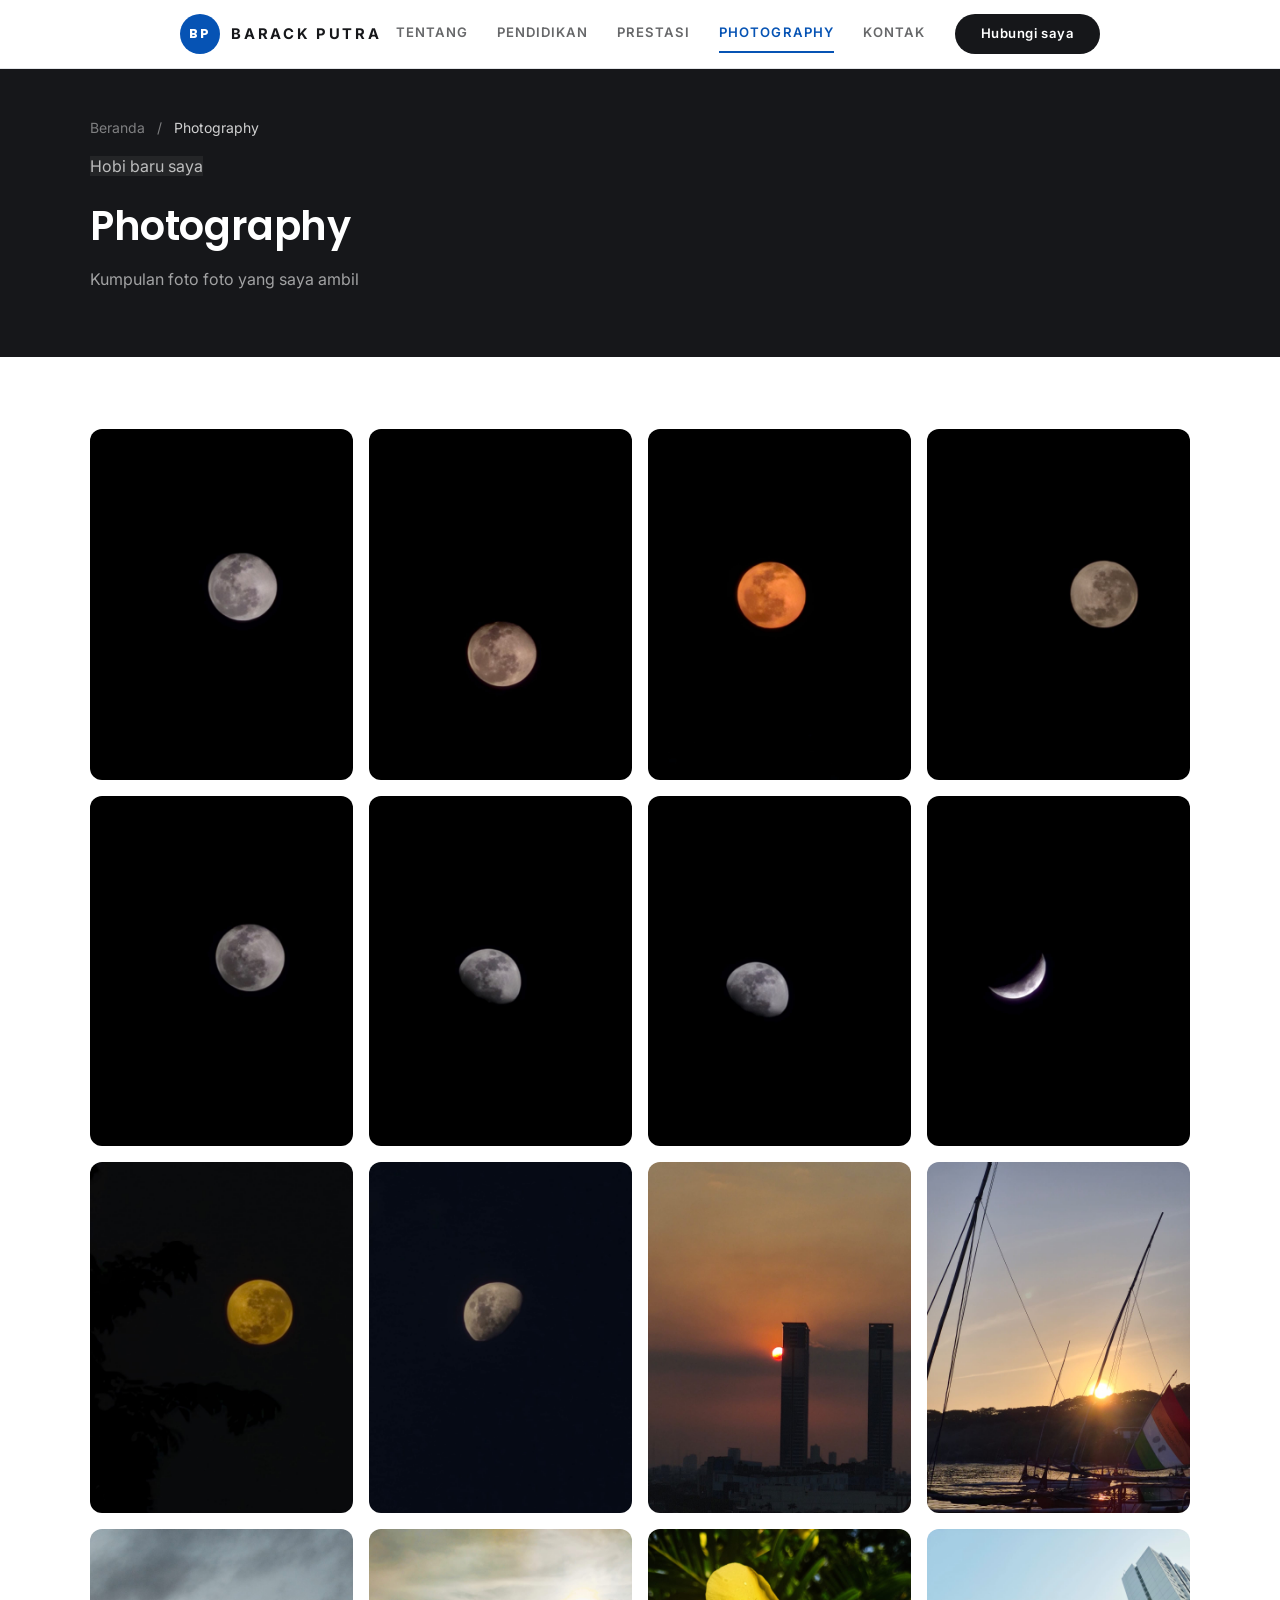
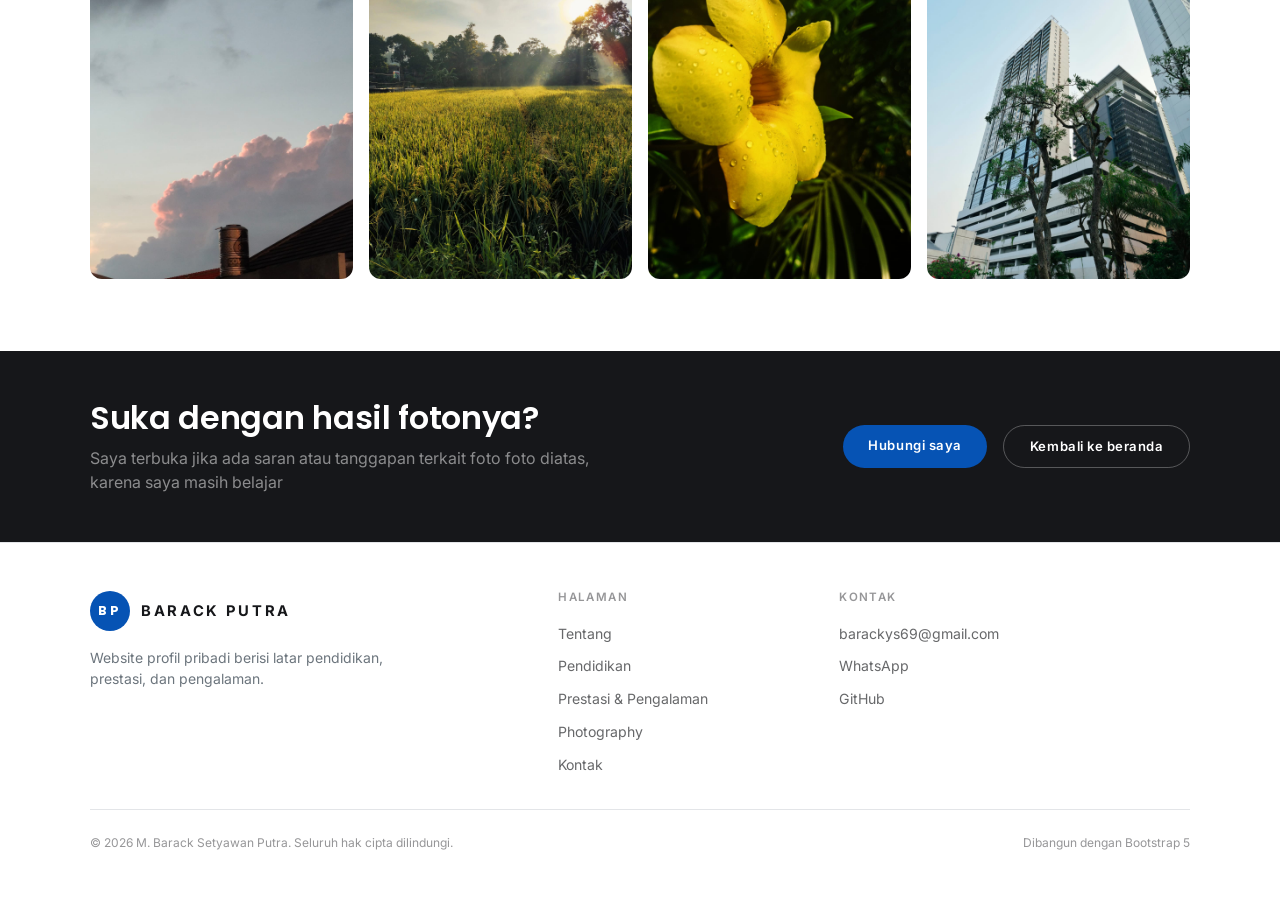
<file: gallery.html>
<!DOCTYPE html>
<html lang="id">
<head>
<meta charset="UTF-8">
<meta name="viewport" content="width=device-width, initial-scale=1.0">
<title>Photography — M. Barack Setyawan Putra</title>

<link href="https://cdn.jsdelivr.net/npm/bootstrap@5.3.3/dist/css/bootstrap.min.css" rel="stylesheet">
<link rel="stylesheet" href="https://cdnjs.cloudflare.com/ajax/libs/font-awesome/6.4.0/css/all.min.css">
<link rel="preconnect" href="https://fonts.googleapis.com">
<link rel="preconnect" href="https://fonts.gstatic.com" crossorigin>
<link href="https://fonts.googleapis.com/css2?family=Inter:wght@400;500;600;700&family=Poppins:wght@600;700&display=swap" rel="stylesheet">
<link rel="stylesheet" href="css/style.css">
</head>
<body>

<!-- ================= NAVBAR ================= -->
<nav class="navbar navbar-expand-lg site-navbar sticky-top">
  <div class="container-custom d-flex align-items-center justify-content-between">

    <a class="site-brand" href="index.html">
      <span class="brand-badge">BP</span>
      <span class="d-none d-sm-inline">BARACK PUTRA</span>
    </a>

    <div class="d-none d-lg-flex align-items-center">
      <ul class="navbar-nav flex-row">
        <li class="nav-item"><a class="nav-link" href="index.html">TENTANG</a></li>
        <li class="nav-item"><a class="nav-link" href="education.html">PENDIDIKAN</a></li>
        <li class="nav-item"><a class="nav-link" href="achievements.html">PRESTASI</a></li>
        <li class="nav-item"><a class="nav-link active" href="gallery.html">PHOTOGRAPHY</a></li>
        <li class="nav-item"><a class="nav-link" href="contact.html">KONTAK</a></li>
      </ul>
      <a href="contact.html" class="btn-dark ms-3">Hubungi saya</a>
    </div>

    <button class="btn btn-outline d-lg-none" type="button" data-bs-toggle="offcanvas" data-bs-target="#navMobile" aria-controls="navMobile" aria-label="Buka menu">
      <i class="fas fa-bars"></i>
    </button>
  </div>
</nav>

<div class="offcanvas offcanvas-end mobile-menu" tabindex="-1" id="navMobile">
  <div class="offcanvas-header">
    <span class="site-brand"><span class="brand-badge">BP</span> BARACK PUTRA</span>
    <button type="button" class="btn-close" data-bs-dismiss="offcanvas" aria-label="Tutup"></button>
  </div>
  <div class="offcanvas-body">
    <ul class="navbar-nav">
      <li class="nav-item"><a class="nav-link" href="index.html">Tentang</a></li>
      <li class="nav-item"><a class="nav-link" href="education.html">Pendidikan</a></li>
      <li class="nav-item"><a class="nav-link" href="achievements.html">Prestasi &amp; Pengalaman</a></li>
      <li class="nav-item"><a class="nav-link active" href="gallery.html">Photography</a></li>
      <li class="nav-item"><a class="nav-link" href="contact.html">Kontak</a></li>
    </ul>
    <a href="contact.html" class="btn-dark w-100 text-center mt-3 d-block">Hubungi saya</a>
  </div>
</div>

<main>

  <!-- ================= HEADER HALAMAN ================= -->
  <section class="gallery-hero">
    <div class="container-custom section-py py-5">
      <nav class="small mb-3" style="color:rgba(255,255,255,.45);">
        <a href="index.html" style="color:rgba(255,255,255,.45);">Beranda</a>
        <span class="mx-2">/</span>
        <span style="color:rgba(255,255,255,.8);">Photography</span>
      </nav>

      <span class="eyebrow"><span class="dot"></span>Hobi baru saya</span>

      <h1 class="display-6 fw-semibold mt-4" style="max-width:34rem;">Photography</h1>
      <p class="mt-3" style="max-width:34rem; line-height:1.7;">
        Kumpulan foto foto yang saya ambil
      </p>

    </div>
  </section>

  <!-- ================= GRID GALERI ================= -->
  <section class="container-custom section-py">

    <div class="gallery-grid" id="galleryGrid">

      <div class="gallery-item">
        <figure class="photo-card m-0">
          <img src="img/moon-01.jpg" alt="Bulan purnama" loading="lazy">
          <figcaption>Bulan purnama</figcaption>
        </figure>
      </div>

      <div class="gallery-item">
        <figure class="photo-card m-0">
          <img src="img/moon-02.jpg" alt="Corn moon" loading="lazy">
          <figcaption>Corn moon</figcaption>
        </figure>
      </div>

      <div class="gallery-item">
        <figure class="photo-card m-0">
          <img src="img/moon-03.jpg" alt="Harvest moon" loading="lazy">
          <figcaption>Harvest moon</figcaption>
        </figure>
      </div>

      <div class="gallery-item">
        <figure class="photo-card m-0">
          <img src="img/moon-04.jpg" alt="Corn moon" loading="lazy">
          <figcaption>Corn moon</figcaption>
        </figure>
      </div>

      <div class="gallery-item">
        <figure class="photo-card m-0">
          <img src="img/moon-05.jpg" alt="Bulan purnama" loading="lazy">
          <figcaption>Bulan purnama</figcaption>
        </figure>
      </div>

      <div class="gallery-item">
        <figure class="photo-card m-0">
          <img src="img/moon-06.jpg" alt="waning gibbous" loading="lazy">
          <figcaption>Fase waning gibbous</figcaption>
        </figure>
      </div>

      <div class="gallery-item">
        <figure class="photo-card m-0">
          <img src="img/moon-07.jpg" alt="waning gibbous" loading="lazy">
          <figcaption>Fase waning gibbous</figcaption>
        </figure>
      </div>

      <div class="gallery-item">
        <figure class="photo-card m-0">
          <img src="img/moon-08.jpg" alt="Bulan sabit" loading="lazy">
          <figcaption>Fase bulan sabit</figcaption>
        </figure>
      </div>

      <div class="gallery-item">
        <figure class="photo-card m-0">
          <img src="img/moon-09.jpg" alt="fool moon" loading="lazy">
          <figcaption>fase fool moon baru terbit</figcaption>
        </figure>
      </div>

      <div class="gallery-item">
        <figure class="photo-card m-0">
          <img src="img/moon-10.jpg" alt="waxing gibbous" loading="lazy">
          <figcaption>Fase waxing gibbous</figcaption>
        </figure>
      </div>

      <div class="gallery-item">
        <figure class="photo-card m-0">
          <img src="img/sky-sunset-01.jpg" alt="sunset di antara gedung" loading="lazy">
          <figcaption>Senja di antara gedung</figcaption>
        </figure>
      </div>

      <div class="gallery-item">
        <figure class="photo-card m-0">
          <img src="img/sky-sunset-02.jpg" alt="Sunset di tepi pantai" loading="lazy">
          <figcaption>Senja di tepi pantai</figcaption>
        </figure>
      </div>

      <div class="gallery-item">
        <figure class="photo-card m-0">
          <img src="img/sky-clouds.jpg" alt="Awan senja" loading="lazy">
          <figcaption>Awan senja</figcaption>
        </figure>
      </div>

      <div class="gallery-item">
        <figure class="photo-card m-0">
          <img src="img/nature-ricefield.jpg" alt="Sawah dipagi hari" loading="lazy">
          <figcaption>Golden hour</figcaption>
        </figure>
      </div>

      <div class="gallery-item">
        <figure class="photo-card m-0">
          <img src="img/nature-flower.jpg" alt="Bunga kuning dengan tetesan embun" loading="lazy">
          <figcaption>Bunga</figcaption>
        </figure>
      </div>

      <div class="gallery-item">
        <figure class="photo-card m-0">
          <img src="img/UC.jpeg" alt="Gedung UC">
          <figcaption>Gedung UC</figcaption>
        </figure>
      </div>

    </div>

  </section>

  <!-- ================= CTA ================= -->
  <section class="cta-dark">
    <div class="container-custom section-py py-5">
      <div class="row align-items-center gy-4">
        <div class="col-lg-8">
          <h2 class="fs-2 fw-semibold text-white mb-2">Suka dengan hasil fotonya?</h2>
          <p class="text-white-50 mb-0" style="max-width:34rem;">
            Saya terbuka jika ada saran atau tanggapan terkait foto foto diatas, karena saya masih belajar
          </p>
        </div>
        <div class="col-lg-4 d-flex flex-wrap gap-3 justify-content-lg-end">
          <a href="contact.html" class="btn-accent">Hubungi saya</a>
          <a href="index.html" class="btn-outline">Kembali ke beranda</a>
        </div>
      </div>
    </div>
  </section>

</main>

<!-- ================= FOOTER ================= -->
<footer class="site-footer">
  <div class="container-custom py-5">
    <div class="row gy-4">

      <div class="col-md-5">
        <div class="site-brand mb-3">
          <span class="brand-badge">BP</span>
          <span>BARACK PUTRA</span>
        </div>
        <p class="text-secondary small" style="max-width:22rem;">
          Website profil pribadi berisi latar pendidikan, prestasi, dan
          pengalaman.
        </p>
      </div>

      <div class="col-6 col-md-3">
        <h6>HALAMAN</h6>
        <ul class="mt-3">
          <li><a href="index.html">Tentang</a></li>
          <li><a href="education.html">Pendidikan</a></li>
          <li><a href="achievements.html">Prestasi &amp; Pengalaman</a></li>
          <li><a href="gallery.html">Photography</a></li>
          <li><a href="contact.html">Kontak</a></li>
        </ul>
      </div>

      <div class="col-6 col-md-4">
        <h6>KONTAK</h6>
        <ul class="mt-3">
          <li><a href="mailto:barackys69@gmail.com">barackys69@gmail.com</a></li>
          <li><a href="https://wa.me/628111367047" target="_blank" rel="noopener noreferrer">WhatsApp</a></li>
          <li><a href="https://github.com/barack-putra" target="_blank" rel="noopener noreferrer">GitHub</a></li>
        </ul>
      </div>

    </div>

    <div class="footer-bottom d-flex flex-column flex-sm-row justify-content-between gap-2 pt-4 mt-4">
      <span>© 2026 M. Barack Setyawan Putra. Seluruh hak cipta dilindungi.</span>
      <span>Dibangun dengan Bootstrap 5</span>
    </div>
  </div>
</footer>

<script src="https://cdn.jsdelivr.net/npm/bootstrap@5.3.3/dist/js/bootstrap.bundle.min.js"></script>
</body>
</html>
</file>
<file: css/style.css>
/* =========================================================
   style.css
   Tema terang bergaya BMW Indonesia, dibangun di atas Bootstrap 5.
   Semua token desain (warna, radius, spasi) dipusatkan di :root
   supaya empat halaman tetap konsisten.
   ========================================================= */

:root{
  --accent:      #0653B4;
  --accent-dark: #03296B;
  --ink:           #16171A;
  --ink-soft:      rgba(22,23,26,.65);
  --ink-faint:     rgba(22,23,26,.45);
  --smoke:         #F4F5F7;
  --line:          #E3E5E8;
  --radius-lg:     18px;
  --radius-md:     12px;
  --container-max: 1180px;
}

/* ---------- Dasar ---------- */
html{ scroll-behavior:smooth; }

body{
  font-family:"Inter",-apple-system,BlinkMacSystemFont,"Segoe UI",Arial,sans-serif;
  color:var(--ink);
  background:#ffffff;
  -webkit-font-smoothing:antialiased;
}

h1,h2,h3,h4{
  font-family:"Poppins","Inter",sans-serif;
  letter-spacing:-0.01em;
  color:var(--ink);
  margin-bottom:0;
}

a{ color:inherit; text-decoration:none; }
a:hover{ color:inherit; }

::selection{ background:var(--accent); color:#fff; }

.container-custom{
  max-width:var(--container-max);
  margin-inline:auto;
  padding-inline:1.25rem;
}
@media (min-width:992px){
  .container-custom{ padding-inline:2.5rem; }
}

.text-blue{ color:var(--accent) !important; }
.bg-smoke{ background:var(--smoke) !important; }
.section-py{ padding-block:4.5rem; }
@media (max-width:767.98px){ .section-py{ padding-block:3rem; } }


/* =========================================================
   NAVBAR
   ========================================================= */
.site-navbar{
  background:rgba(255,255,255,.96);
  backdrop-filter:blur(8px);
  border-bottom:1px solid var(--line);
  padding-block:.85rem;
}

.site-brand{
  display:flex; align-items:center; gap:.7rem;
  font-weight:700; font-size:.92rem;
  letter-spacing:.18em;
  color:var(--ink);
}
.brand-badge{
  width:40px; height:40px; border-radius:50%;
  background:var(--accent); color:#fff;
  display:flex; align-items:center; justify-content:center;
  font-weight:700; font-size:.8rem; font-family:"Poppins",sans-serif;
  flex:none;
}

.site-navbar .nav-link{
  font-size:.82rem;
  font-weight:600;
  letter-spacing:.08em;
  color:var(--ink-soft);
  padding:.5rem 0 !important;
  margin-inline:.9rem;
  position:relative;
  border-bottom:2px solid transparent;
  transition:color .2s ease, border-color .2s ease;
}
.site-navbar .nav-link:hover{ color:var(--ink); }
.site-navbar .nav-link.active{
  color:var(--accent);
  border-bottom-color:var(--accent);
}

.btn-dark{
  background:var(--ink);
  color:#fff;
  border:none;
  border-radius:99px;
  padding:.65rem 1.6rem;
  font-size:.82rem;
  font-weight:600;
  letter-spacing:.04em;
  transition:background .2s ease, color .2s ease, transform .2s ease;
}
.btn-dark:hover{ background:var(--accent); color:#fff; }

.btn-outline{
  background:transparent;
  color:var(--ink);
  border:1px solid rgba(22,23,26,.25);
  border-radius:99px;
  padding:.65rem 1.6rem;
  font-size:.82rem;
  font-weight:600;
  letter-spacing:.04em;
  transition:all .2s ease;
}
.btn-outline:hover{
  background:var(--ink); color:#fff; border-color:var(--ink);
}

.btn-accent{
  background:var(--accent);
  color:#fff;
  border:none;
  border-radius:99px;
  padding:.65rem 1.6rem;
  font-size:.82rem;
  font-weight:600;
  letter-spacing:.04em;
  transition:background .2s ease;
}
.btn-accent:hover{ background:var(--accent-dark); color:#fff; }

.mobile-menu .nav-link{
  font-weight:600; font-size:.95rem;
  padding:.85rem 1rem !important;
  border-radius:var(--radius-md);
  color:var(--ink);
}
.mobile-menu .nav-link.active{
  background:var(--smoke); color:var(--accent);
}

/* =========================================================
   HERO
   ========================================================= */
.hero-section{
  background:linear-gradient(180deg,var(--smoke) 0%, #ffffff 100%);
  border-bottom:1px solid var(--line);
}

.hero-photo-wrap{ position:relative; }
.hero-photo-wrap::before{
  content:"";
  position:absolute; top:-16px; left:-16px;
  width:130px; height:130px;
  background:rgba(6,83,180,.08);
  border-radius:26px;
  z-index:0;
}
.hero-photo{
  position:relative; z-index:1;
  width:100%;
  aspect-ratio:4/5;
  object-fit:cover;
  border-radius:var(--radius-lg);
  box-shadow:0 25px 50px -20px rgba(6,83,180,.35);
}
.hero-quote{
  position:relative; z-index:1;
  background:#fff;
  border:1px solid var(--line);
  border-radius:var(--radius-md);
  padding:1.1rem 1.3rem;
  margin:-2.5rem 1.5rem 0;
  box-shadow:0 10px 30px -18px rgba(0,0,0,.18);
}

.stat-block{ border-top:1px solid var(--line); padding-top:1.5rem; }
.stat-block dt{ font-size:.72rem; color:var(--ink-faint); }
.stat-block dd{ font-size:1.5rem; font-weight:700; margin-bottom:0; font-family:"Poppins",sans-serif; }

/* =========================================================
   KARTU umum (BMW pakai kartu tipis bergaris, bukan shadow tebal)
   ========================================================= */
.info-card{
  background:#fff;
  border:1px solid var(--line);
  border-radius:var(--radius-lg);
  transition:border-color .25s ease, box-shadow .25s ease, transform .25s ease;
}
.info-card:hover{
  border-color:rgba(6,83,180,.35);
  box-shadow:0 18px 40px -24px rgba(6,83,180,.45);
}

.icon-badge{
  width:48px; height:48px;
  border-radius:14px;
  background:rgba(6,83,180,.1);
  color:var(--accent);
  display:flex; align-items:center; justify-content:center;
  font-size:1.15rem;
}
.icon-badge.dark{ background:rgba(22,23,26,.08); color:var(--ink); }

.badge-accent{
  display:inline-block;
  background:var(--accent);
  color:#fff;
  font-size:.68rem;
  font-weight:600;
  letter-spacing:.05em;
  padding:.32rem .75rem;
  border-radius:99px;
}
.badge-dark{
  display:inline-block;
  background:var(--ink);
  color:#fff;
  font-size:.68rem;
  font-weight:600;
  letter-spacing:.05em;
  padding:.32rem .75rem;
  border-radius:99px;
}
.badge-outline{
  display:inline-block;
  border:1px solid var(--line);
  color:var(--ink-soft);
  font-size:.68rem;
  font-weight:600;
  padding:.32rem .75rem;
  border-radius:99px;
}

.chip{
  display:inline-block;
  background:var(--smoke);
  border:1px solid var(--line);
  border-radius:99px;
  padding:.35rem .85rem;
  font-size:.78rem;
  color:var(--ink-soft);
}

/* =========================================================
   TIMELINE (halaman pendidikan)
   ========================================================= */
.timeline-list{
  position:relative;
  list-style:none;
  padding-left:2.4rem;
  margin:0;
  border-left:1px solid var(--line);
}
@media (min-width:576px){ .timeline-list{ padding-left:3.2rem; } }

.timeline-list > li{ position:relative; padding-bottom:2.75rem; }
.timeline-list > li:last-child{ padding-bottom:0; }

.timeline-dot{
  position:absolute;
  left:calc(-2.4rem - 10px);
  top:.35rem;
  width:20px; height:20px;
  border-radius:50%;
  background:#fff;
  border:2px solid var(--accent);
  display:flex; align-items:center; justify-content:center;
}
@media (min-width:576px){ .timeline-dot{ left:calc(-3.2rem - 10px); } }
.timeline-dot span{
  width:8px; height:8px; border-radius:50%; background:var(--accent);
}
.timeline-dot.is-muted{ border-color:rgba(22,23,26,.25); }
.timeline-dot.is-muted span{ background:rgba(22,23,26,.4); }

/* =========================================================
   GALERI DOKUMENTASI (halaman prestasi)
   ========================================================= */
.photo-card{
  position:relative;
  display:block;
  overflow:hidden;
  border-radius:var(--radius-md);
  background:var(--smoke);
}
.photo-card img{
  width:100%; height:100%;
  object-fit:cover;
  display:block;
  transition:transform .5s ease;
}
.photo-card:hover img, .photo-card:focus-visible img{ transform:scale(1.06); }
.photo-card figcaption{
  position:absolute; inset:auto 0 0 0;
  padding:.9rem .9rem .75rem;
  background:linear-gradient(to top, rgba(22,23,26,.88), rgba(22,23,26,0));
  color:#fff;
  font-size:.75rem;
  opacity:0;
  transform:translateY(8px);
  transition:opacity .3s ease, transform .3s ease;
}
.photo-card:hover figcaption, .photo-card:focus-within figcaption{
  opacity:1; transform:translateY(0);
}

/* =========================================================
   CTA 
   ========================================================= */
.cta-dark{ background:var(--ink); color:#fff; }
.cta-dark .btn-accent:hover{ background:#fff; color:var(--ink); }
.cta-dark .btn-outline{
  border-color:rgba(255,255,255,.28); color:#fff;
}
.cta-dark .btn-outline:hover{
  background:rgba(255,255,255,.12); color:#fff; border-color:rgba(255,255,255,.28);
}

/* =========================================================
   KONTAK
   ========================================================= */
.contact-tile{
  display:flex; flex-direction:column; align-items:center; gap:.6rem;
  padding:1.6rem 1rem;
  border-radius:var(--radius-md);
  border:1px solid var(--line);
  background:#fff;
  font-weight:600;
  font-size:.9rem;
  color:var(--ink);
  transition:border-color .25s ease, box-shadow .25s ease, transform .2s ease;
}
.contact-tile i{ font-size:1.5rem; }
.contact-tile:hover{
  transform:translateY(-3px);
  border-color:rgba(6,83,180,.4);
  box-shadow:0 16px 34px -22px rgba(6,83,180,.5);
  color:var(--accent);
}
.contact-tile.whatsapp i{ color:#1DA851; }
.contact-tile.email i{ color:var(--accent); }
.contact-tile.github i{ color:var(--ink); }

/* =========================================================
   FOOTER
   ========================================================= */
.site-footer{
  background:#fff;
  border-top:1px solid var(--line);
}
.site-footer h6{
  font-size:.72rem;
  font-weight:600;
  letter-spacing:.12em;
  color:var(--ink-faint);
}
.site-footer ul{ list-style:none; padding:0; margin:0; }
.site-footer ul li{ margin-bottom:.55rem; }
.site-footer a{
  color:var(--ink-soft);
  font-size:.88rem;
  transition:color .2s ease;
}
.site-footer a:hover{ color:var(--accent); }
.footer-bottom{
  border-top:1px solid var(--line);
  font-size:.75rem;
  color:var(--ink-faint);
}

/* =========================================================
   SKILL BAR (diagram batang horizontal — bagian Keahlian)
   ========================================================= */
.skill-group + .skill-group{ margin-top:2rem; }

.skill-group h4{
  font-size:.72rem;
  font-weight:600;
  letter-spacing:.12em;
  color:var(--ink-faint);
  text-transform:uppercase;
  margin-bottom:1.1rem;
}

.skill-item{ margin-bottom:1.1rem; }
.skill-item:last-child{ margin-bottom:0; }

.skill-item-head{
  display:flex;
  align-items:baseline;
  justify-content:space-between;
  margin-bottom:.4rem;
}
.skill-item-head .skill-name{
  font-size:.88rem;
  font-weight:600;
  color:var(--ink);
}
.skill-item-head .skill-pct{
  font-size:.78rem;
  font-weight:600;
  color:var(--accent);
}

.skill-bar-track{
  height:8px;
  border-radius:99px;
  background:var(--smoke);
  border:1px solid var(--line);
  overflow:hidden;
}
.skill-bar-fill{
  height:100%;
  border-radius:99px;
  background:linear-gradient(90deg, var(--accent), var(--accent-dark));
  width:0%;
  transition:width 1s ease;
}

/* =========================================================
   GALERI FOTOGRAFI (halaman gallery.html)
   ========================================================= */
.gallery-hero{ background:var(--ink); }
.gallery-hero .eyebrow{ background:rgba(255,255,255,.06); border-color:rgba(255,255,255,.14); color:rgba(255,255,255,.7); }
.gallery-hero h1{ color:#fff; }
.gallery-hero p{ color:rgba(255,255,255,.6); }

.gallery-grid{
  display:grid;
  grid-template-columns:repeat(2,1fr);
  gap:.85rem;
}
@media (min-width:576px){ .gallery-grid{ grid-template-columns:repeat(3,1fr); gap:1rem; } }
@media (min-width:992px){ .gallery-grid{ grid-template-columns:repeat(4,1fr); } }

.gallery-item .photo-card{ aspect-ratio:3/4; background:#0b0c0e; }
.gallery-item .photo-card img{ object-fit:cover; }

@media (prefers-reduced-motion: reduce){
  *{ transition:none !important; animation:none !important; }
}
</file>
